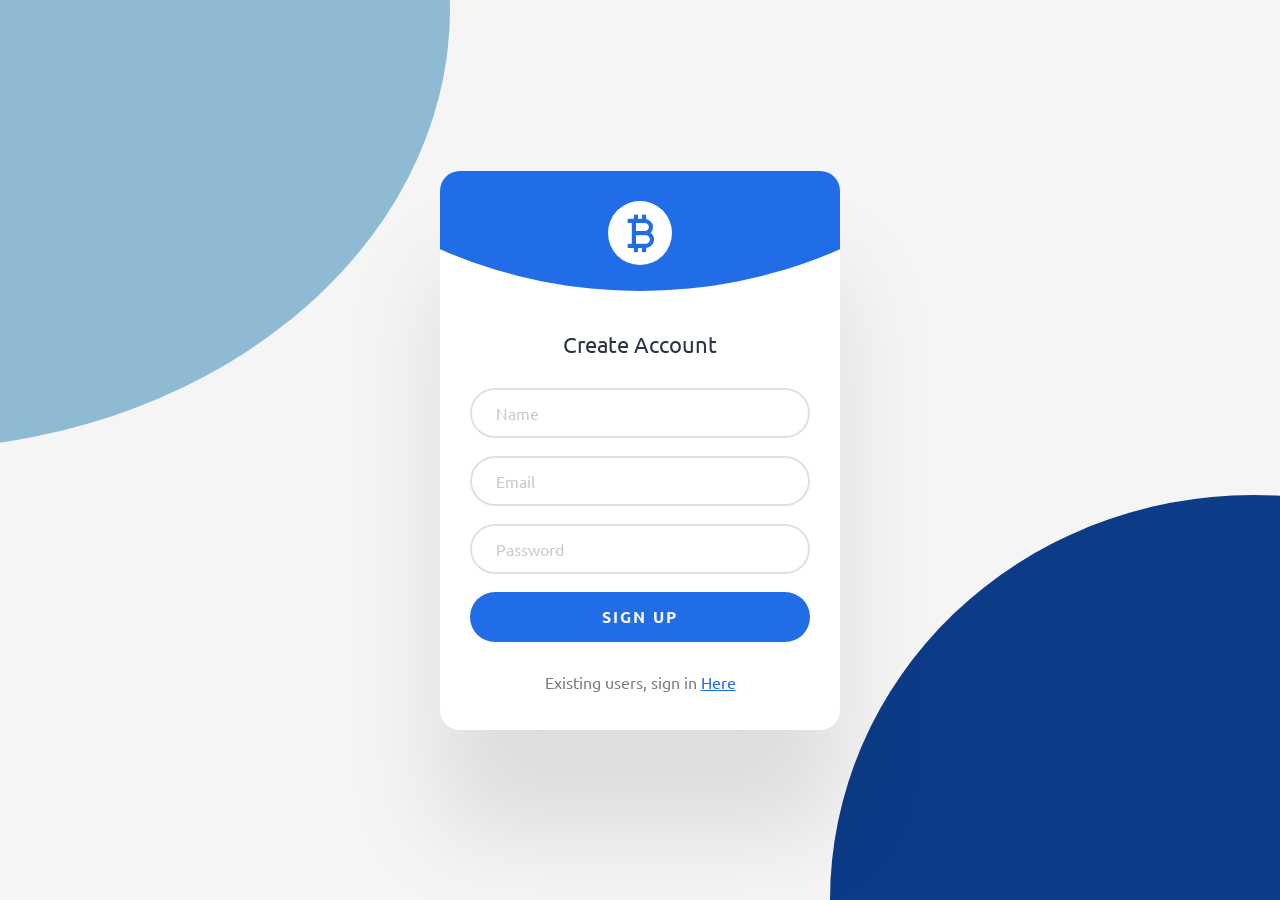
<file: index.html>
<!DOCTYPE html>
<html lang="en">
<head>
    <meta charset="UTF-8">
    <meta http-equiv="X-UA-Compatible" content="IE=edge">
    <meta name="viewport" content="width=device-width, initial-scale=1.0">
    <link href='https://unpkg.com/boxicons@2.1.4/css/boxicons.min.css' rel='stylesheet'>
    <link rel="stylesheet" href="style.css">
    <title>Signup #1 | MyUIJourney | Inspired by AsmrProg on YouTube</title>
</head>
<body>
    <div class="circle"></div>
    <div class="card">
        <div class="logo">
            <i class='bx bx-bitcoin'></i>
        </div>
        <h2>Create Account</h2>
        <form class="form">
            <input type="text" placeholder="Name">
            <input type="email" placeholder="Email">
            <input type="password" placeholder="Password">
            <button type="submit">SIGN UP</button>
        </form>
        <footer>
            Existing users, sign in
            <a href="#">Here</a>
        </footer>
    </div>
</body>
</html>
</file>
<file: style.css>
@import url('https://fonts.googleapis.com/css2?family=Ubuntu:wght@300;400;500;700&display=swap');

*{
    box-sizing: border-box;
}

html{
    height: 100%;
}

body{
    height: 100%;
    display: grid;
    place-items: center;
    margin: 0;
    padding: 0 32px;
    background: #f5f5f5;
    font-family: "Ubuntu";
    animation: rotate 6s infinite alternate linear;
}

.circle{
    position: fixed;
    top: -50vmin;
    left: -50vmin;
    width: 100vmin;
    height: 100vmin;
    border-radius: 47% 53% 61% 39% / 45% 51% 49% 55%;
    background: rgb(142, 187, 211);
}

.circle::after{
    content: "";
    position: inherit;
    right: -50vmin;
    bottom: -55vmin;
    width: inherit;
    height: inherit;
    border-radius: inherit;
    background: #0c3c88;
}

.card{
    overflow: hidden;
    position: relative;
    z-index: 3;
    width: 100%;
    margin: 0 20px;
    padding: 160px 30px 38px;
    border-radius: 1.25rem;
    background: #fff;
    text-align: center;
    box-shadow: 0 100px 100px rgb(0 0 0 / 10%);
}

.card::before{
    content: "";
    position: absolute;
    background: #216ce7;
    top: -880px;
    left: 50%;
    width: 1000px;
    height: 1000px;
    border-radius: 50%;
    translate: -50% 0;
}

.card .logo{
    position: absolute;
    display: flex;
    align-items: center;
    justify-content: center;
    border-radius: 50%;
    background-color: #fff;
    height: 64px;
    width: 64px;
    top: 30px;
    left: 50%;
    translate: -50% 0;
}
.card .logo i{
    font-size: 50px;
    color: #216ce7;
    font-weight: 500;
}

.card>h2{
    font-size: 22px;
    font-weight: 400;
    margin: 0 0 30px;
    color: #2a3444;
}

.form{
    margin: 0 0 30px;
    display: grid;
    gap: 18px;
}

.form>input, .form>button{
    width: 100%;
    height: 50px;
    border-radius: 28px;
}

.form>input{
    border: 2px solid #e0e0e0;
    font-family: inherit;
    font-size: 16px;
    padding: 0 24px;
    color: #11274c;
    transition: all 0.375s;
}

.form>input:hover{
    border: 2px solid #000;
}

.form>input::placeholder{
    color: #cac8c8;
}

.form>button{
    cursor: pointer;
    width: 100%;
    height: 50px;
    padding: 0 16px;
    background: #216ce7;
    color: #f9f9f9;
    border: 0;
    font-family: inherit;
    font-size: 1rem;
    font-weight: 600;
    text-align: center;
    letter-spacing: 2px;
    transition: all 0.375s;
}

.form>button:hover{
    color: #fff;
    background: #143d81;
}

.card>footer{
    color: #7c7c7c;
}

.card>footer>a{
    color: #216ce7;
    transition: all 0.375s;
}


.card>footer>a:hover{
    color: #072049;
}

@media (width >=500px){
    body{
        padding: 0;
    }
    .card{
        margin: 0;
        width: 400px;
    }
}
</file>
